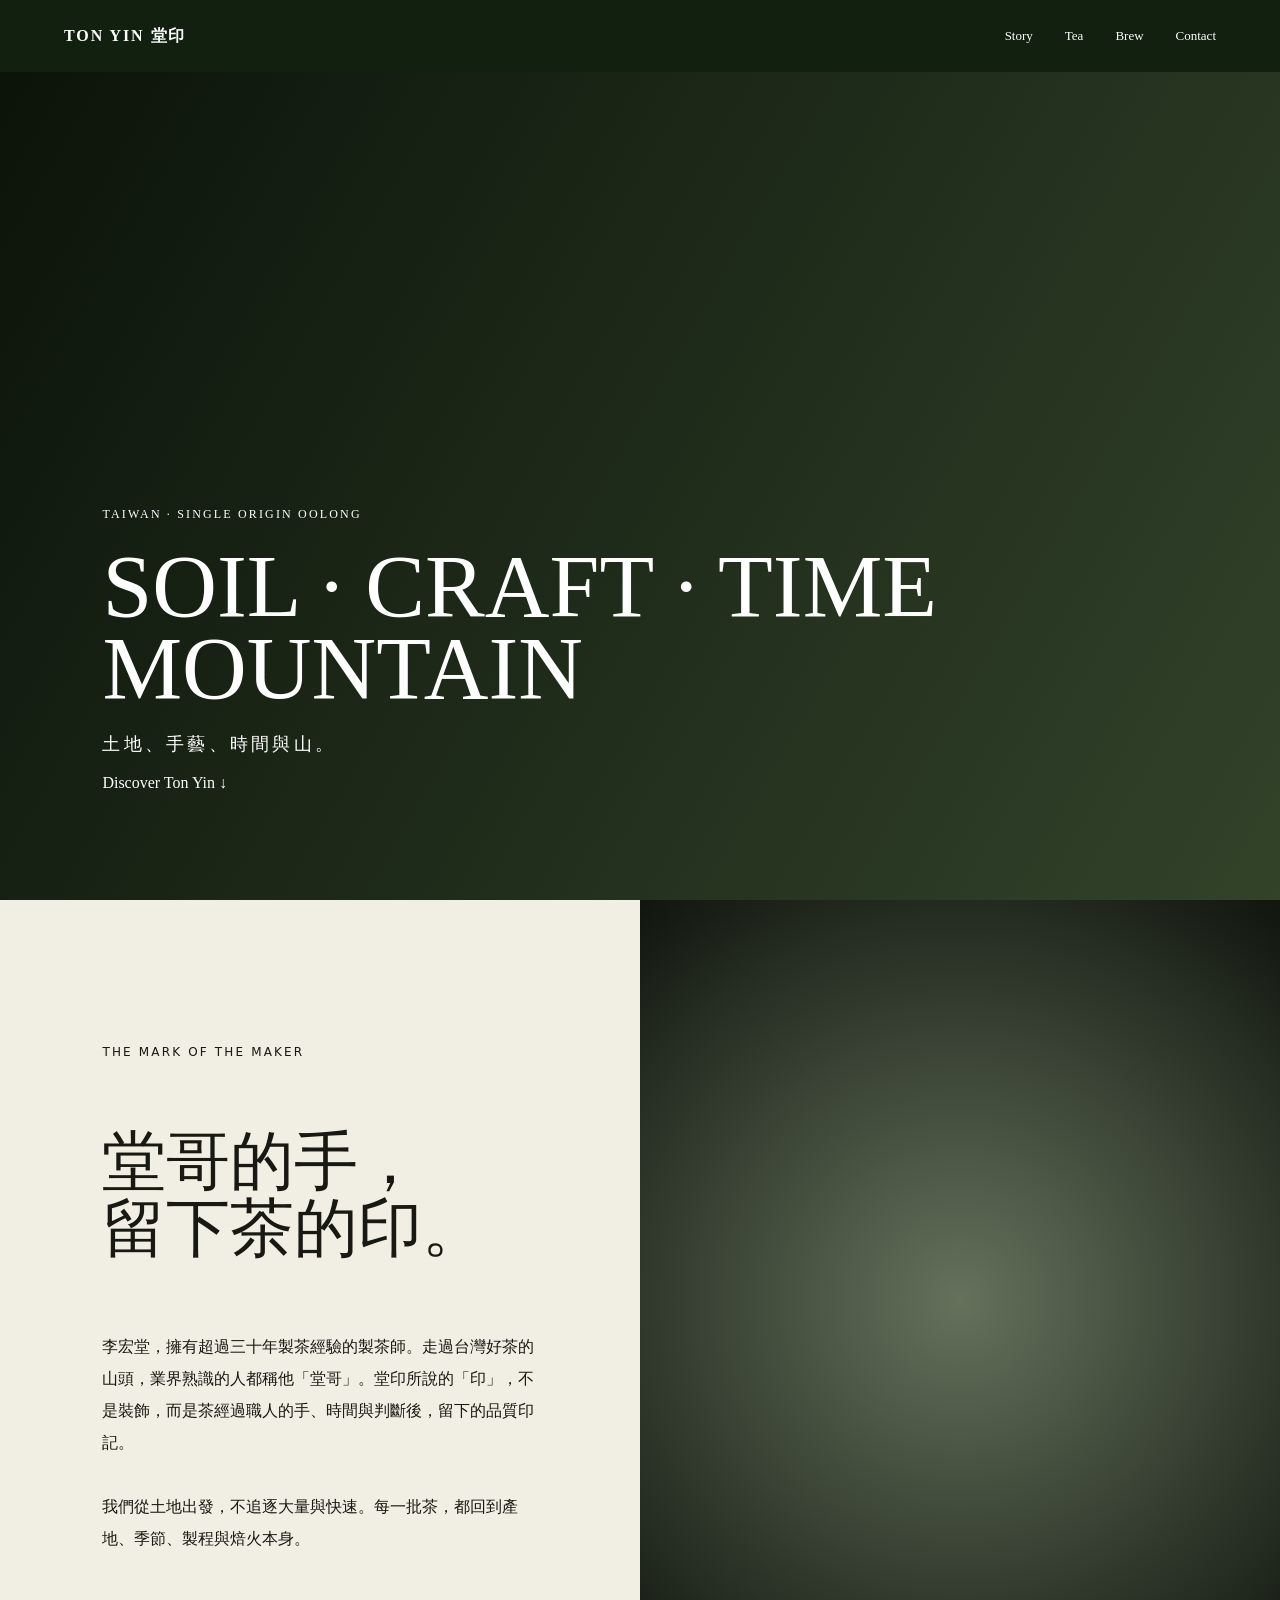
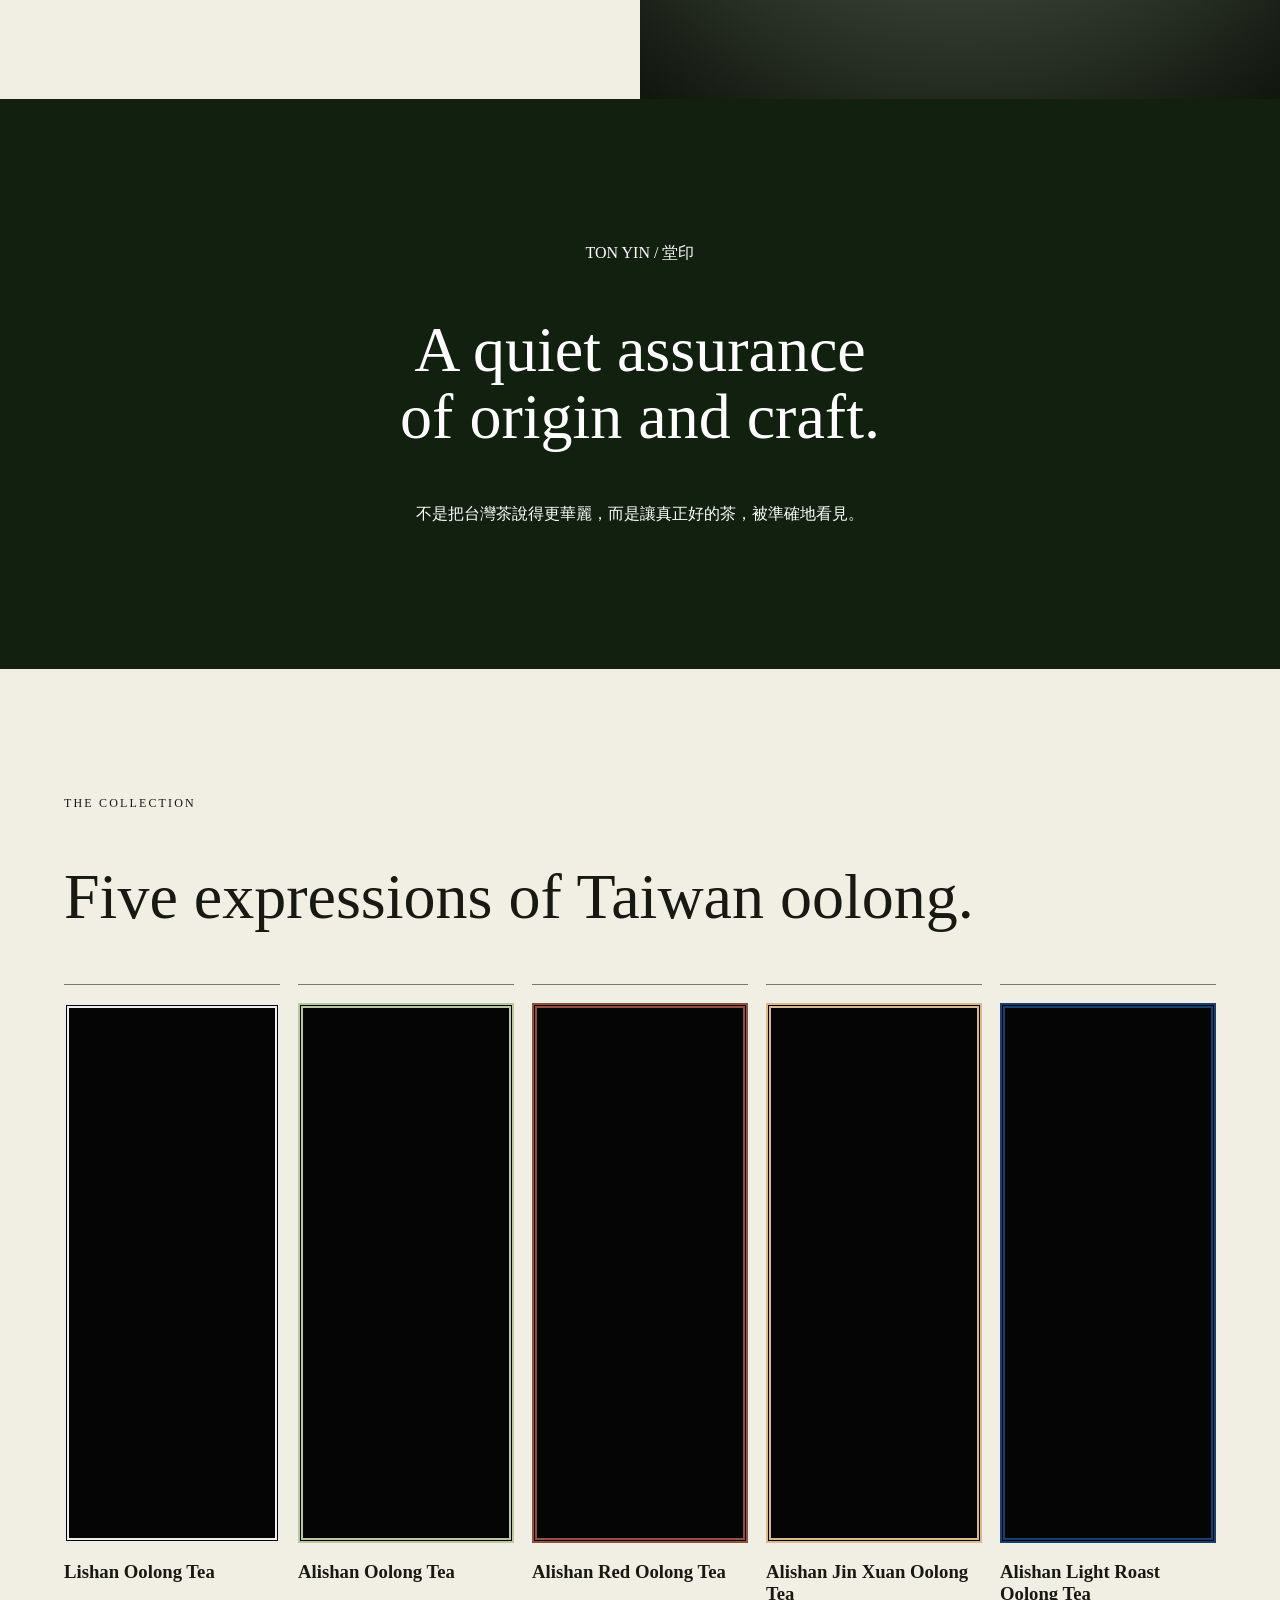
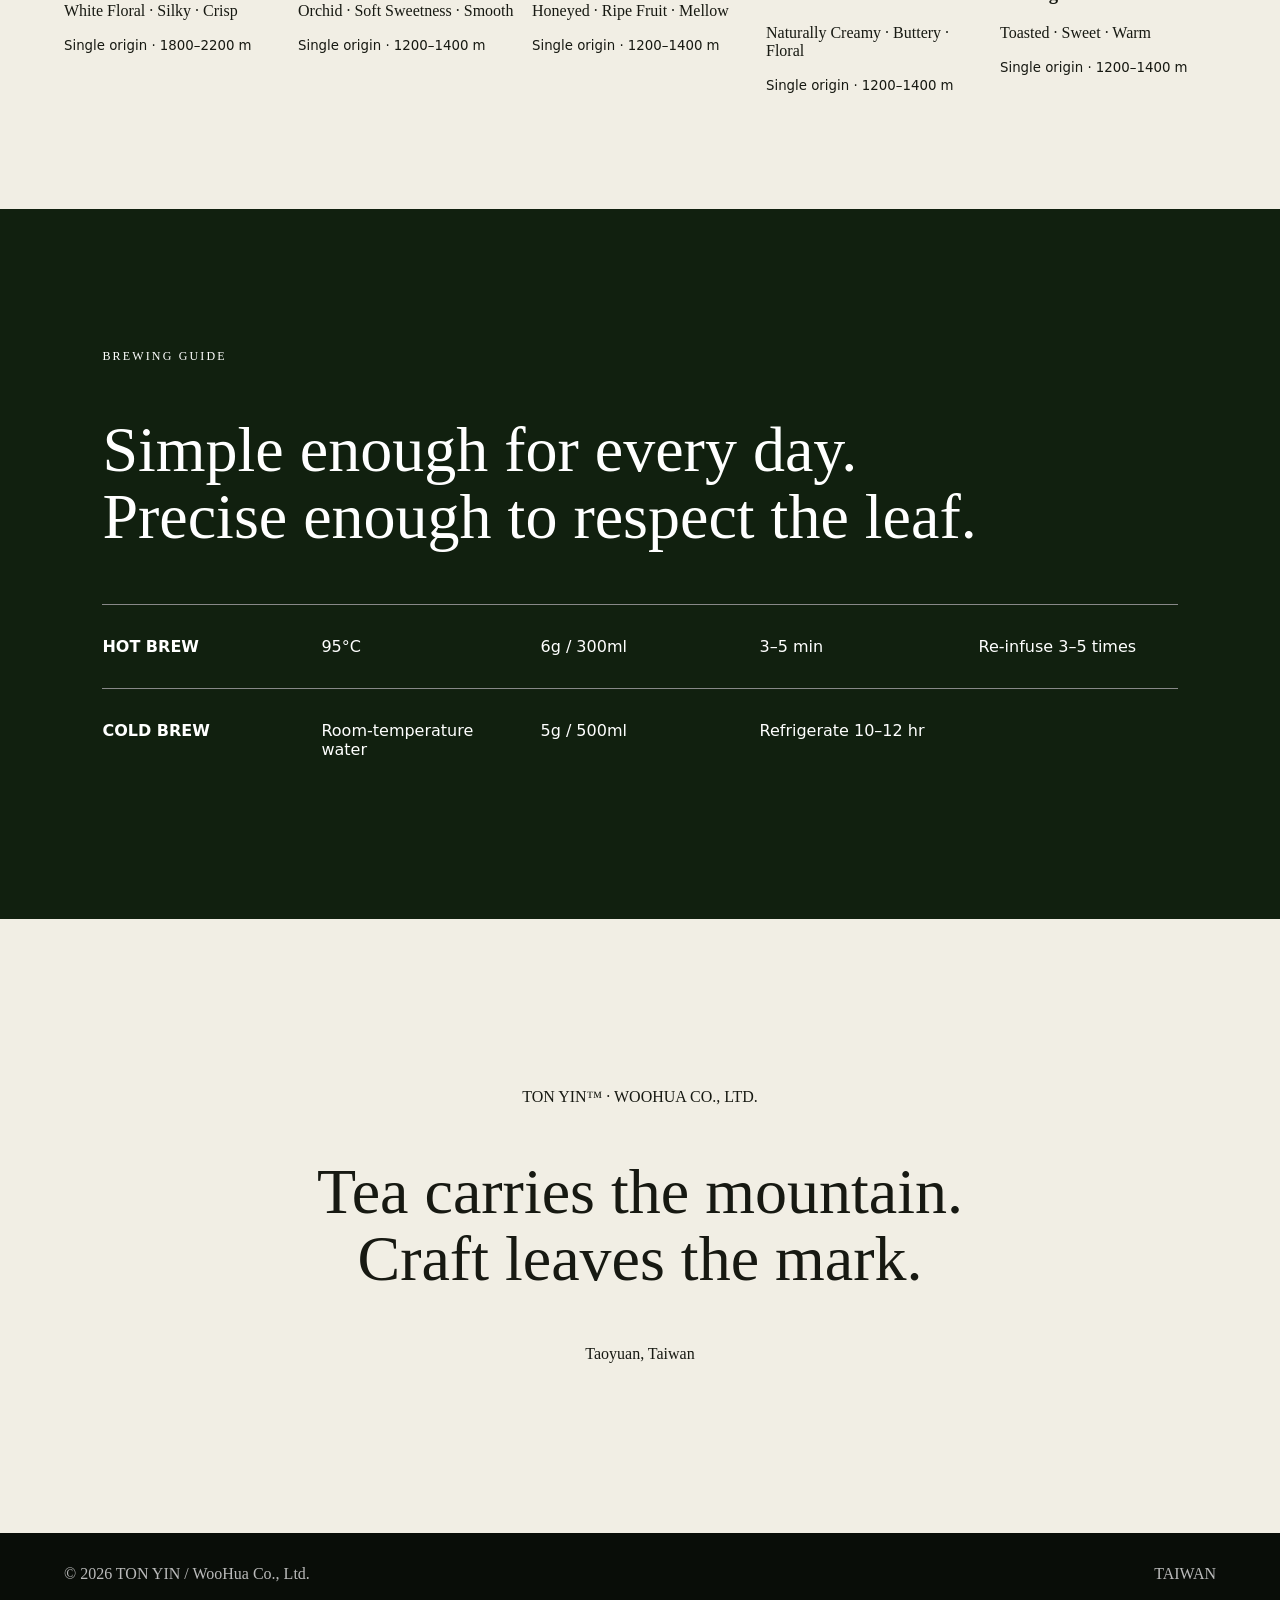
<file: index.html>
<!doctype html><html lang="zh-Hant"><head><meta charset="utf-8"><meta name="viewport" content="width=device-width,initial-scale=1"><title>TON YIN 堂印｜Taiwan Oolong Tea</title><meta name="description" content="TON YIN 堂印，來自台灣山頭與三十餘年製茶工藝。Soil · Craft · Time · Mountain."><link rel="stylesheet" href="styles.css"></head><body><header><a class="brand" href="#top">TON YIN <span>堂印</span></a><nav><a href="#story">Story</a><a href="#collection">Tea</a><a href="#brew">Brew</a><a href="#contact">Contact</a></nav></header><main id="top"><section class="hero"><div class="hero-copy"><p>TAIWAN · SINGLE ORIGIN OOLONG</p><h1>SOIL · CRAFT · TIME<br>MOUNTAIN</h1><p class="zh">土地、手藝、時間與山。</p><a href="#story">Discover Ton Yin ↓</a></div></section><section id="story" class="story"><div><p class="eyebrow">THE MARK OF THE MAKER</p><h2>堂哥的手，<br>留下茶的印。</h2><p>李宏堂，擁有超過三十年製茶經驗的製茶師。走過台灣好茶的山頭，業界熟識的人都稱他「堂哥」。堂印所說的「印」，不是裝飾，而是茶經過職人的手、時間與判斷後，留下的品質印記。</p><p>我們從土地出發，不追逐大量與快速。每一批茶，都回到產地、季節、製程與焙火本身。</p></div><div class="craft-image"></div></section><section class="manifesto"><p>TON YIN / 堂印</p><h2>A quiet assurance<br>of origin and craft.</h2><p>不是把台灣茶說得更華麗，而是讓真正好的茶，被準確地看見。</p></section><section id="collection" class="collection"><p class="eyebrow">THE COLLECTION</p><h2>Five expressions of Taiwan oolong.</h2><div class="grid"><article><i></i><h3>Lishan Oolong Tea</h3><p>White Floral · Silky · Crisp</p><small>Single origin · 1800–2200 m</small></article><article><i></i><h3>Alishan Oolong Tea</h3><p>Orchid · Soft Sweetness · Smooth</p><small>Single origin · 1200–1400 m</small></article><article><i></i><h3>Alishan Red Oolong Tea</h3><p>Honeyed · Ripe Fruit · Mellow</p><small>Single origin · 1200–1400 m</small></article><article><i></i><h3>Alishan Jin Xuan Oolong Tea</h3><p>Naturally Creamy · Buttery · Floral</p><small>Single origin · 1200–1400 m</small></article><article><i></i><h3>Alishan Light Roast Oolong Tea</h3><p>Toasted · Sweet · Warm</p><small>Single origin · 1200–1400 m</small></article></div></section><section id="brew" class="brew"><p class="eyebrow">BREWING GUIDE</p><h2>Simple enough for every day.<br>Precise enough to respect the leaf.</h2><div class="brewgrid"><div><b>HOT BREW</b><span>95°C</span><span>6g / 300ml</span><span>3–5 min</span><span>Re-infuse 3–5 times</span></div><div><b>COLD BREW</b><span>Room-temperature water</span><span>5g / 500ml</span><span>Refrigerate 10–12 hr</span></div></div></section><section id="contact" class="contact"><p>TON YIN™ · WOOHUA CO., LTD.</p><h2>Tea carries the mountain.<br>Craft leaves the mark.</h2><p>Taoyuan, Taiwan</p></section></main><footer><span>© 2026 TON YIN / WooHua Co., Ltd.</span><span>TAIWAN</span></footer></body></html>
</file>
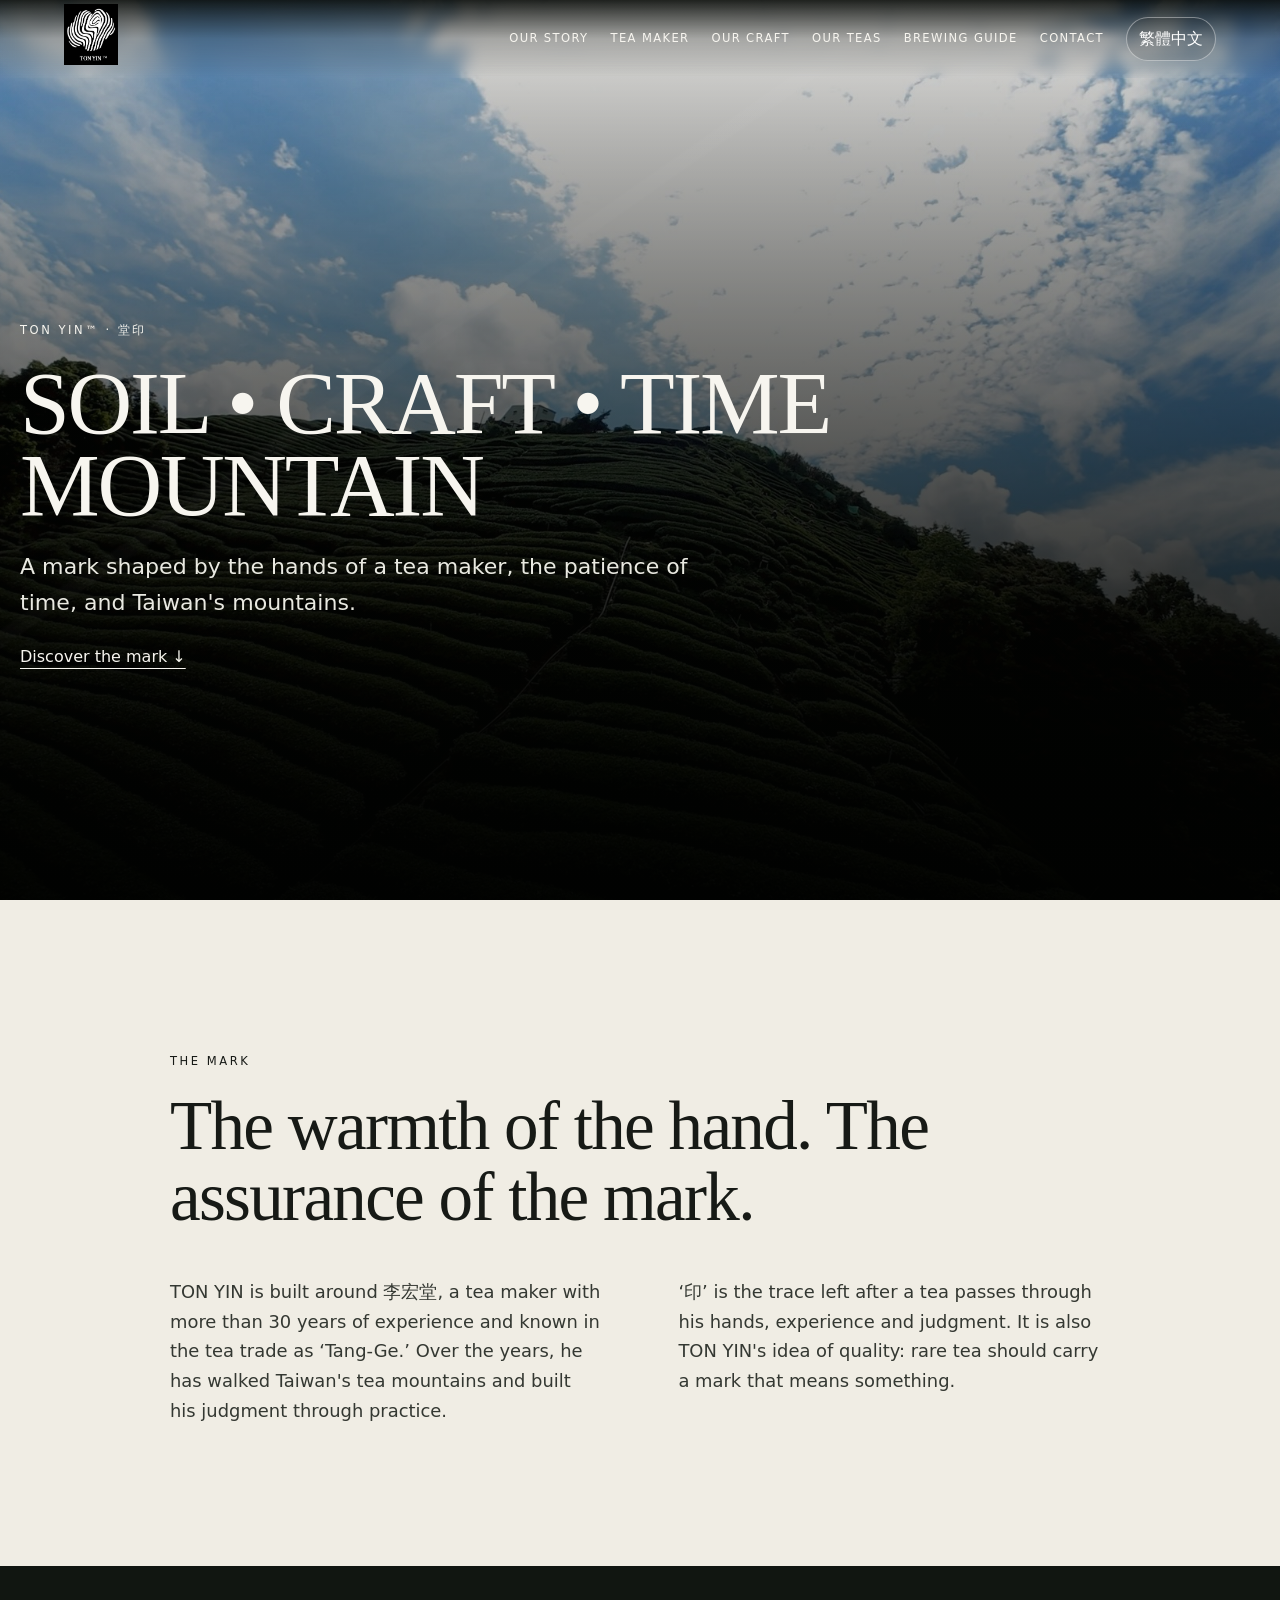
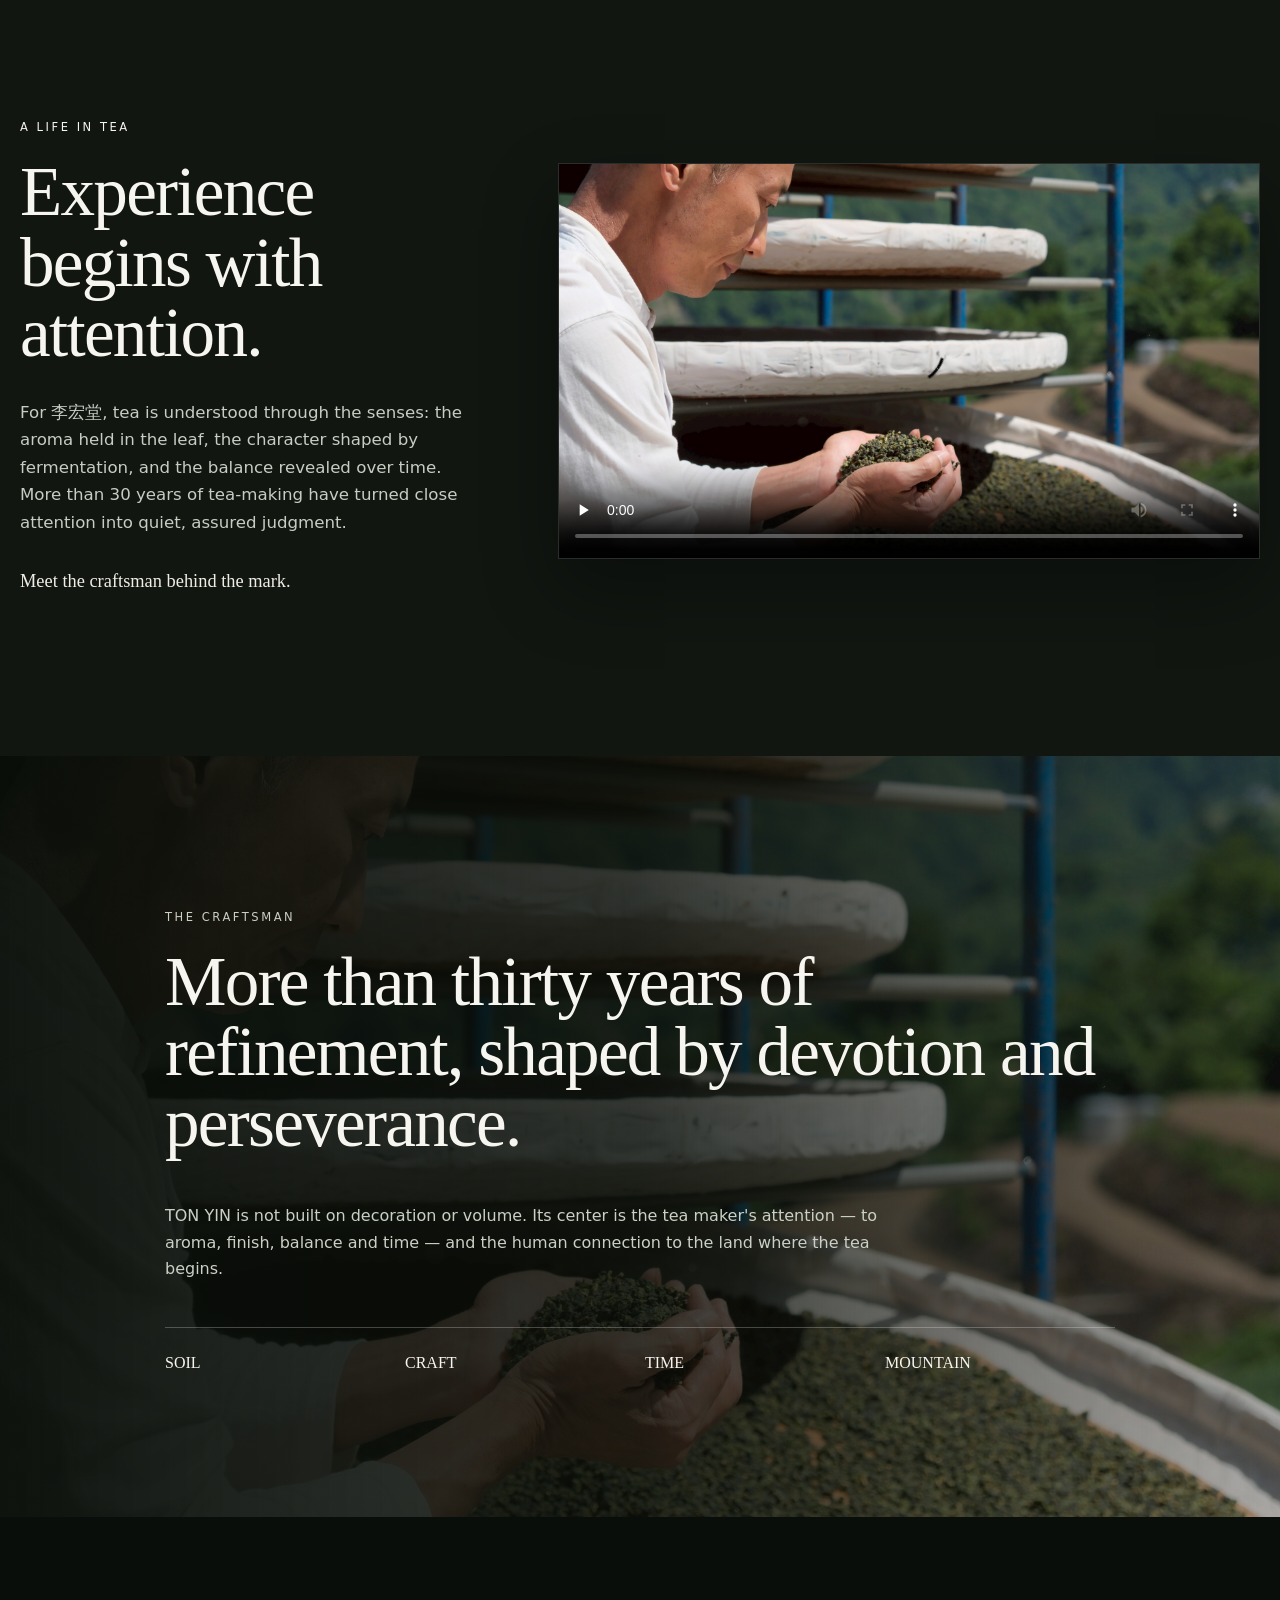
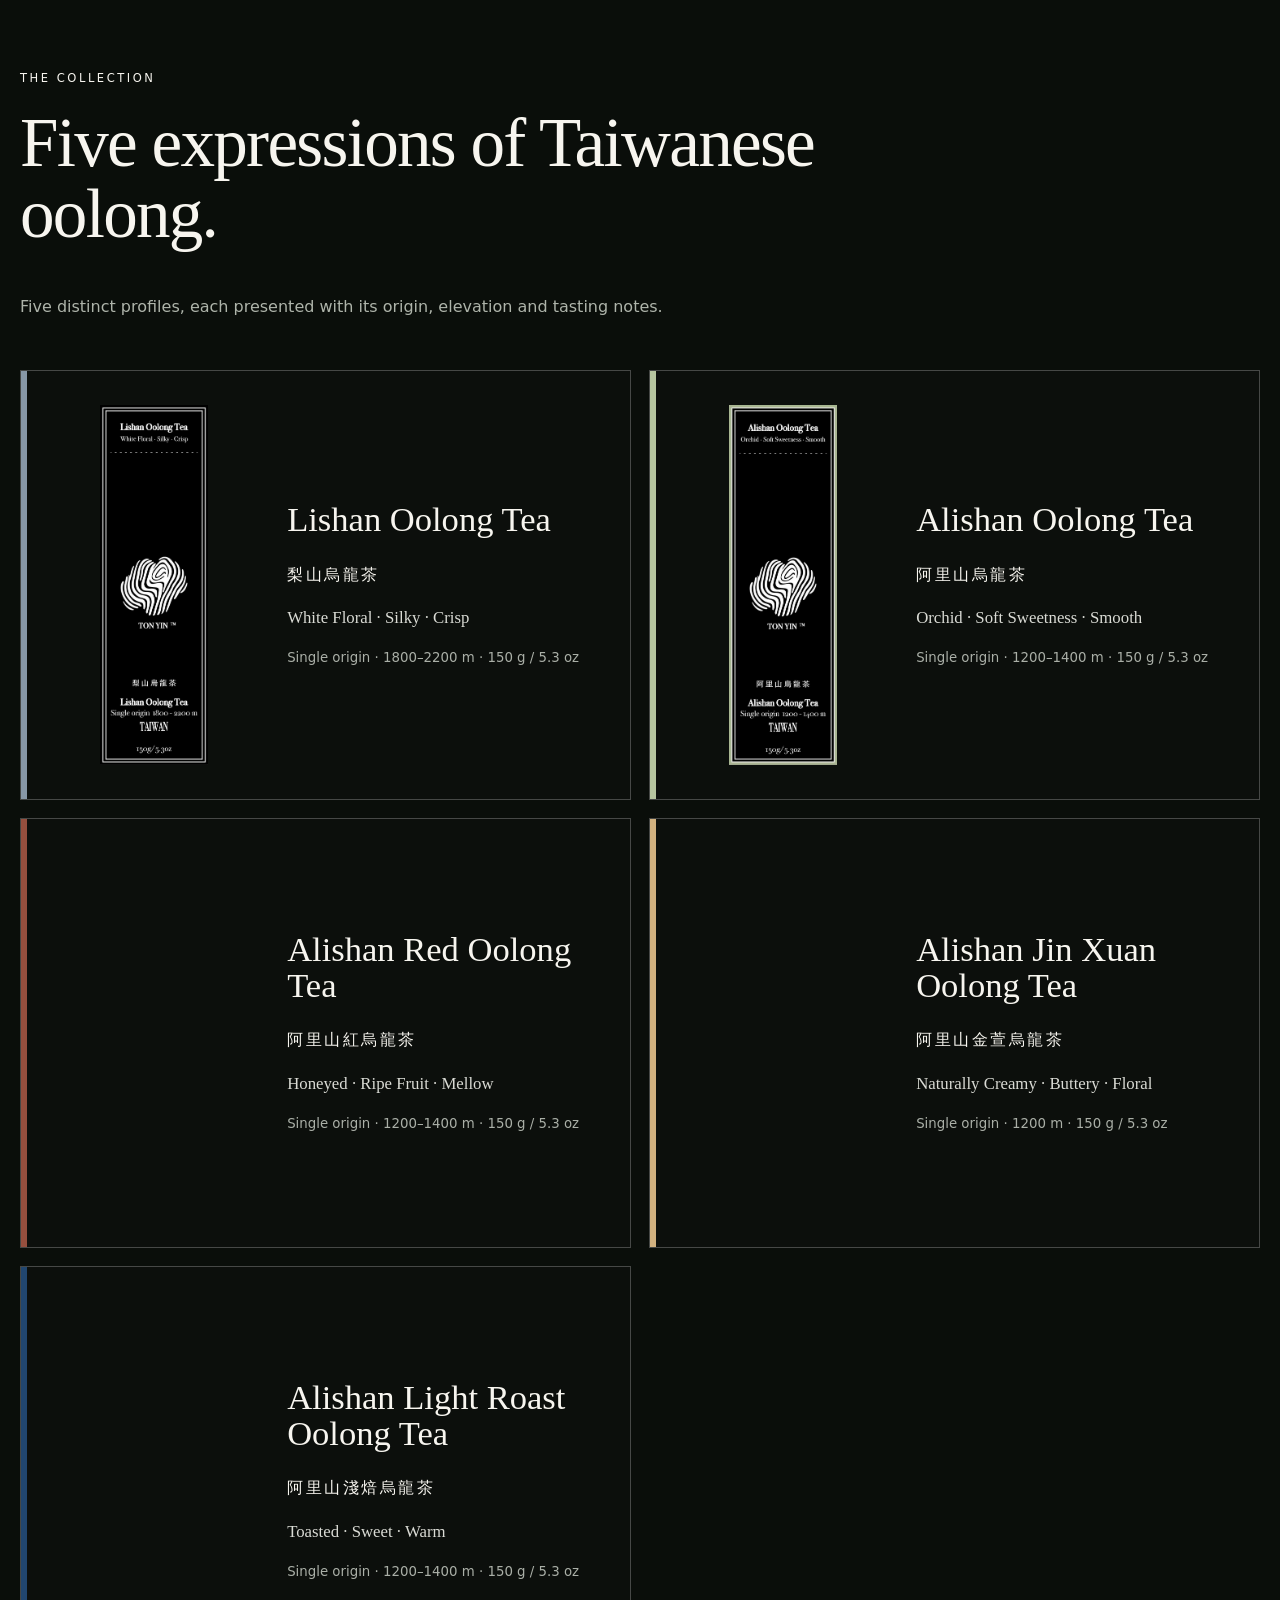
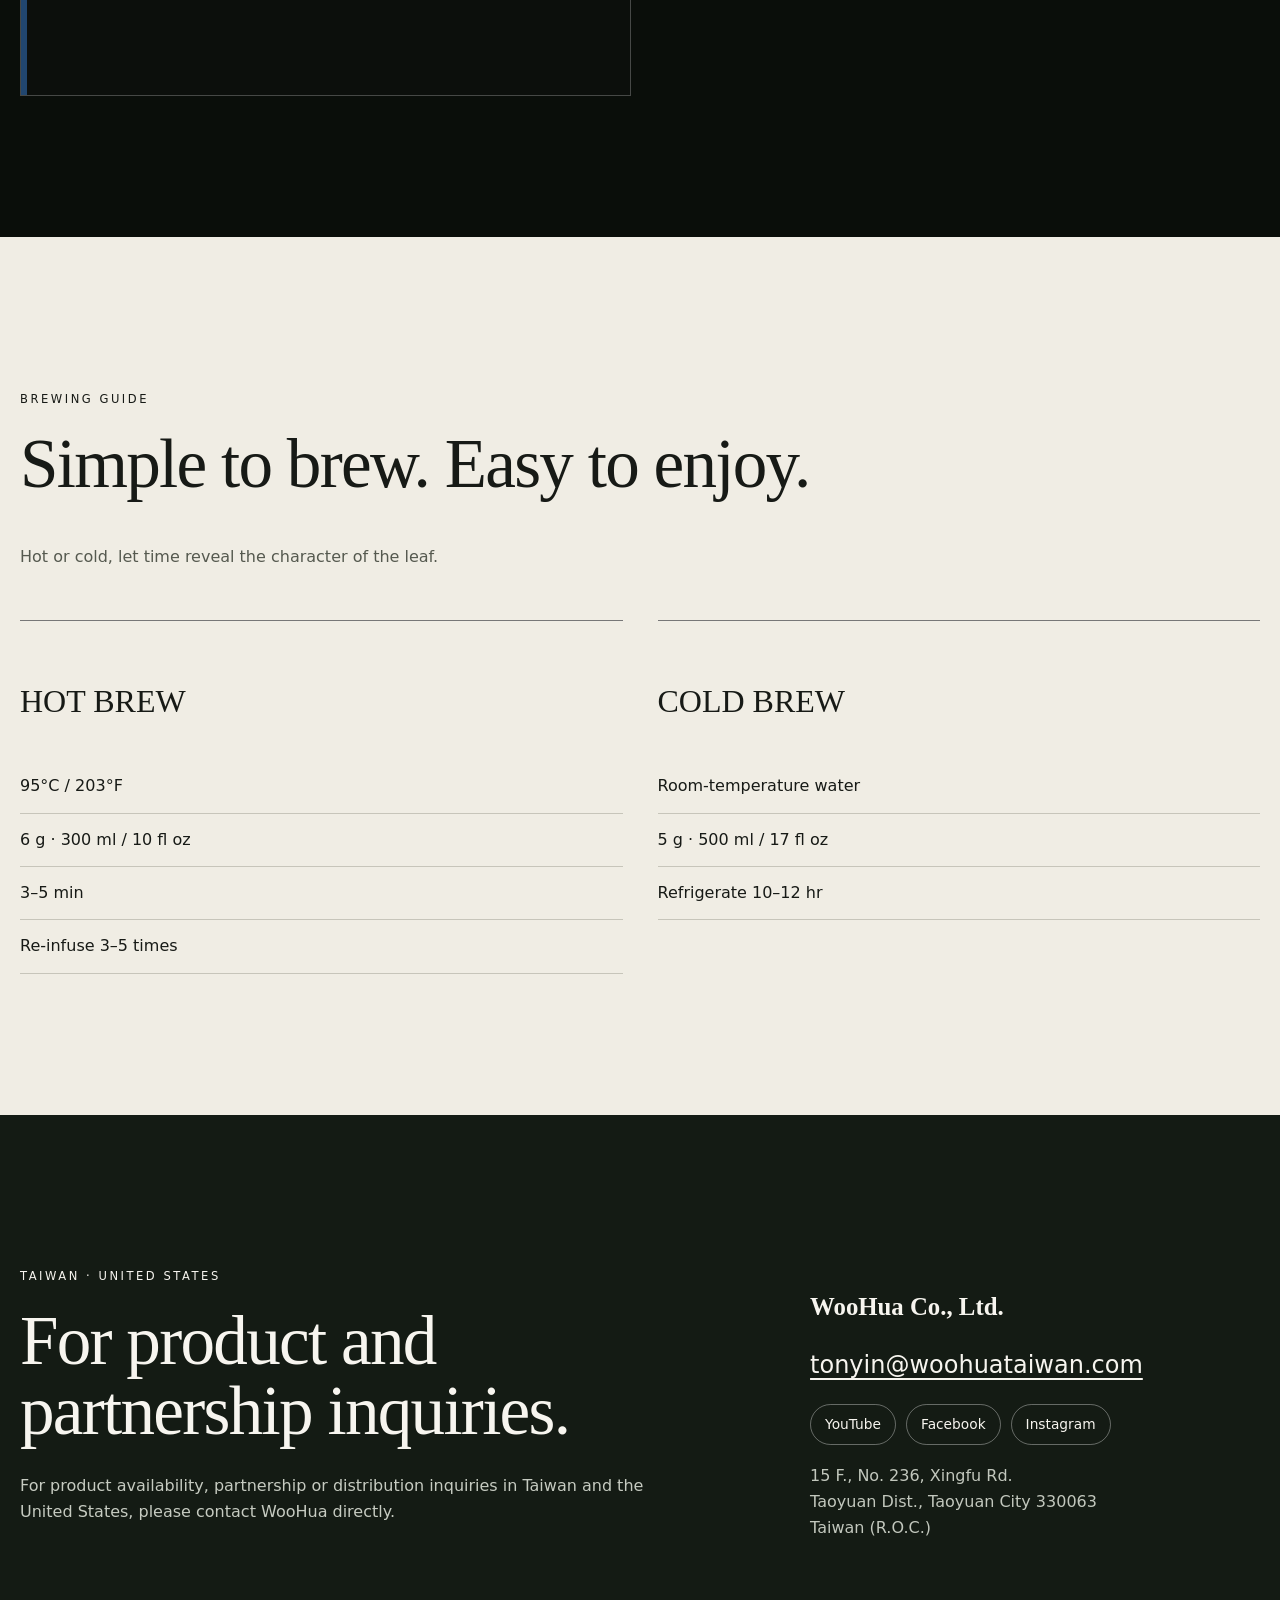
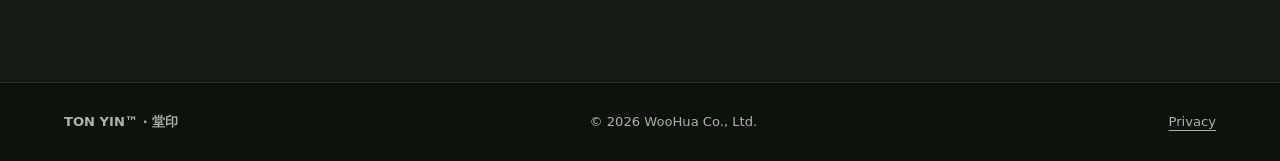
<file: docs/index.html>
<!doctype html>
<html lang="en">
<head>
<meta charset="utf-8"><meta name="viewport" content="width=device-width,initial-scale=1,viewport-fit=cover"><meta name="theme-color" content="#0d120d"><meta name="description" content="TON YIN 堂印 — Taiwanese oolong shaped by soil, craft, time and mountain, with more than 30 years of tea-making experience behind the mark."><meta name="robots" content="index,follow,max-image-preview:large"><meta name="referrer" content="strict-origin-when-cross-origin"><meta http-equiv="Content-Security-Policy" content="default-src 'self'; img-src 'self' data:; style-src 'self'; script-src 'self'; connect-src 'self'; object-src 'none'; frame-src 'none'; form-action 'none'; base-uri 'self'; upgrade-insecure-requests"><link rel="canonical" href="https://woohuataiwan.com/"><link rel="icon" href="/favicon.ico" sizes="16x16 32x32 48x48 64x64 128x128 256x256"><link rel="icon" href="/favicon.svg?v=20261008" type="image/svg+xml" sizes="any"><link rel="icon" href="/favicon.png" type="image/png" sizes="512x512"><link rel="apple-touch-icon" href="/apple-touch-icon.png" sizes="180x180"><link rel="preload" as="image" href="assets/material-01.jpg" fetchpriority="high"><meta property="og:type" content="website"><meta property="og:site_name" content="TON YIN 堂印"><meta property="og:title" content="TON YIN | Taiwanese Oolong Tea・堂印台灣烏龍茶"><meta property="og:description" content="Taiwanese oolong shaped by soil, craft, time and mountain."><meta property="og:url" content="https://woohuataiwan.com/"><meta property="og:image" content="https://woohuataiwan.com/assets/material-01.jpg"><meta property="og:image:alt" content="TON YIN Taiwanese oolong tea"><meta name="twitter:card" content="summary_large_image"><title data-en="TON YIN | Taiwanese Oolong Tea・堂印台灣烏龍茶" data-zh="TON YIN | Taiwanese Oolong Tea・堂印台灣烏龍茶">TON YIN | Taiwanese Oolong Tea・堂印台灣烏龍茶</title><link rel="stylesheet" href="styles.css">
</head>
<body>
<a class="skip-link" href="#main" data-en="Skip to content" data-zh="跳至主要內容">Skip to content</a>
<header><a class="brand" href="#top" aria-label="TON YIN — Home"><img src="tonyin-logo.svg" width="54" height="61" alt="TON YIN™ fingerprint logo"></a><button class="menu" type="button" aria-expanded="false" data-en="Menu" data-zh="選單">Menu</button><nav><a href="#mark" data-en="Our Story" data-zh="堂印">Our Story</a><a href="#portrait" data-en="Tea Maker" data-zh="人物">Tea Maker</a><a href="#craft" data-en="Our Craft" data-zh="職人">Our Craft</a><a href="#collection" data-en="Our Teas" data-zh="茶品系列">Our Teas</a><a href="#brew" data-en="Brewing Guide" data-zh="沖泡指南">Brewing Guide</a><a href="#contact" data-en="Contact" data-zh="聯絡我們">Contact</a><button class="lang" type="button">繁體中文</button></nav></header>
<main id="main">
<section class="hero" id="top"><div class="shade"></div><div class="shell hero-copy"><p class="eyebrow">TON YIN™ · 堂印</p><h1 lang="en">SOIL • CRAFT • TIME<br>MOUNTAIN</h1><p data-en="A mark shaped by the hands of a tea maker, the patience of time, and Taiwan's mountains." data-zh="一枚由製茶師的手、時間的耐心與台灣山林共同留下的印。">A mark shaped by the hands of a tea maker, the patience of time, and Taiwan's mountains.</p><a href="#mark" data-en="Discover the mark ↓" data-zh="認識堂印 ↓">Discover the mark ↓</a></div></section>
<section class="mark cream" id="mark"><div class="shell narrow"><p class="eyebrow" data-en="THE MARK" data-zh="堂印">THE MARK</p><h2 data-en="The warmth of the hand. The assurance of the mark." data-zh="手有溫度，印有分量。">The warmth of the hand. The assurance of the mark.</h2><div class="cols"><p data-en="TON YIN is built around 李宏堂, a tea maker with more than 30 years of experience and known in the tea trade as ‘Tang-Ge.’ Over the years, he has walked Taiwan's tea mountains and built his judgment through practice." data-zh="堂印，以製茶師李宏堂為核心。超過三十年的製茶經驗，業界熟識的人都叫他『堂哥』。多年走過台灣好茶的山頭，經驗不是口號，而是一批一批茶累積下來的判斷。">TON YIN is built around 李宏堂, a tea maker with more than 30 years of experience and known in the tea trade as ‘Tang-Ge.’ Over the years, he has walked Taiwan's tea mountains and built his judgment through practice.</p><p data-en="‘印’ is the trace left after a tea passes through his hands, experience and judgment. It is also TON YIN's idea of quality: rare tea should carry a mark that means something." data-zh="『印』，是茶經過堂哥的手溫、經驗與判斷後留下的記號；也代表堂印對品質的把關。稀有而高品質的茶，才值得留下這一印。">‘印’ is the trace left after a tea passes through his hands, experience and judgment. It is also TON YIN's idea of quality: rare tea should carry a mark that means something.</p></div></div></section>
<section class="portrait dark" id="portrait"><div class="shell portraitgrid"><div class="portrait-copy"><p class="eyebrow" data-en="A LIFE IN TEA" data-zh="一生茶事">A LIFE IN TEA</p><h2 data-en="Experience begins with attention." data-zh="經驗，始於專注感受。">Experience begins with attention.</h2><p data-en="For 李宏堂, tea is understood through the senses: the aroma held in the leaf, the character shaped by fermentation, and the balance revealed over time. More than 30 years of tea-making have turned close attention into quiet, assured judgment." data-zh="對李宏堂而言，理解一款茶，始於感官：茶葉蘊藏的香氣、發酵形成的性格，以及時間展開後的平衡。超過三十年的製茶經驗，讓一次次專注感受，沉澱成安靜而篤定的判斷。">For Li Hung-Tang, tea is understood through the senses: the aroma held in the leaf, the character shaped by fermentation, and the balance revealed over time. More than 30 years of tea-making have turned close attention into quiet, assured judgment.</p><p class="portrait-note" data-en="Meet the craftsman behind the mark." data-zh="看見「堂印」背後的職人。">Meet the craftsman behind the mark.</p></div><div class="film"><video controls playsinline preload="none" poster="assets/material-15.jpg" aria-label="Li Hung-Tang introduces his sensory approach to tea"><source src="assets/video_627131709850386536-RgNrlBCM.MP4" type="video/mp4"><span data-en="Your browser does not support embedded video." data-zh="你的瀏覽器不支援內嵌影片。">Your browser does not support embedded video.</span></video></div></div></section>
<section class="craft dark" id="craft"><div class="shell"><p class="eyebrow" data-en="THE CRAFTSMAN" data-zh="職人">THE CRAFTSMAN</p><h2 data-en="More than thirty years of refinement, shaped by devotion and perseverance." data-zh="三十多年的淬煉，是一份情感和堅持。">More than thirty years of refinement, shaped by devotion and perseverance.</h2><p data-en="TON YIN is not built on decoration or volume. Its center is the tea maker's attention — to aroma, finish, balance and time — and the human connection to the land where the tea begins." data-zh="堂印的核心，不是裝飾，也不是追求大量，而是職人對香氣、收斂、平衡與時間的專注，以及人與土地之間長久累積的情感。">TON YIN is not built on decoration or volume. Its center is the tea maker's attention — to aroma, finish, balance and time — and the human connection to the land where the tea begins.</p><div class="values"><span data-en="SOIL" data-zh="土地">SOIL</span><span data-en="CRAFT" data-zh="工藝">CRAFT</span><span data-en="TIME" data-zh="時間">TIME</span><span data-en="MOUNTAIN" data-zh="山林">MOUNTAIN</span></div></div></section>
<section class="collection dark" id="collection"><div class="shell"><p class="eyebrow" data-en="THE COLLECTION" data-zh="茶品系列">THE COLLECTION</p><h2 data-en="Five expressions of Taiwanese oolong." data-zh="五款台灣烏龍，五種風味表情。">Five expressions of Taiwanese oolong.</h2><p class="verified" data-en="Five distinct profiles, each presented with its origin, elevation and tasting notes." data-zh="五款風味各自展開，從產地、海拔到風味，一目了然。">Five distinct profiles, each presented with its origin, elevation and tasting notes.</p><div class="teas">
<article class="c1"><img src="assets/label-01.jpg" alt="TON YIN Lishan Oolong Tea label" loading="lazy"><div class="tea-copy"><h3 data-en="Lishan Oolong Tea" data-zh="梨山烏龍茶">Lishan Oolong Tea</h3><p data-en="梨山烏龍茶" data-zh="Lishan Oolong Tea">梨山烏龍茶</p><b data-en="White Floral · Silky · Crisp" data-zh="白花香 · 絲滑 · 清爽">White Floral · Silky · Crisp</b><small data-en="Single origin · 1800–2200 m · 150 g / 5.3 oz" data-zh="單一產區 · 海拔 1800–2200 公尺 · 150 公克">Single origin · 1800–2200 m · 150 g / 5.3 oz</small></div></article>
<article class="c2"><img src="assets/label-02.jpg" alt="TON YIN Alishan Oolong Tea label" loading="lazy"><div class="tea-copy"><h3 data-en="Alishan Oolong Tea" data-zh="阿里山烏龍茶">Alishan Oolong Tea</h3><p data-en="阿里山烏龍茶" data-zh="Alishan Oolong Tea">阿里山烏龍茶</p><b data-en="Orchid · Soft Sweetness · Smooth" data-zh="蘭花香 · 柔和甘甜 · 圓潤">Orchid · Soft Sweetness · Smooth</b><small data-en="Single origin · 1200–1400 m · 150 g / 5.3 oz" data-zh="單一產區 · 海拔 1200–1400 公尺 · 150 公克">Single origin · 1200–1400 m · 150 g / 5.3 oz</small></div></article>
<article class="c3"><img src="assets/label-03.jpg" alt="TON YIN Alishan Red Oolong Tea label" loading="lazy"><div class="tea-copy"><h3 data-en="Alishan Red Oolong Tea" data-zh="阿里山紅烏龍茶">Alishan Red Oolong Tea</h3><p data-en="阿里山紅烏龍茶" data-zh="Alishan Red Oolong Tea">阿里山紅烏龍茶</p><b data-en="Honeyed · Ripe Fruit · Mellow" data-zh="蜜香 · 熟果香 · 醇厚">Honeyed · Ripe Fruit · Mellow</b><small data-en="Single origin · 1200–1400 m · 150 g / 5.3 oz" data-zh="單一產區 · 海拔 1200–1400 公尺 · 150 公克">Single origin · 1200–1400 m · 150 g / 5.3 oz</small></div></article>
<article class="c4"><img src="assets/label-04.jpg" alt="TON YIN Alishan Jin Xuan Oolong Tea label" loading="lazy"><div class="tea-copy"><h3 data-en="Alishan Jin Xuan Oolong Tea" data-zh="阿里山金萱烏龍茶">Alishan Jin Xuan Oolong Tea</h3><p data-en="阿里山金萱烏龍茶" data-zh="Alishan Jin Xuan Oolong Tea">阿里山金萱烏龍茶</p><b data-en="Naturally Creamy · Buttery · Floral" data-zh="天然奶香 · 奶油感 · 花香">Naturally Creamy · Buttery · Floral</b><small data-en="Single origin · 1200 m · 150 g / 5.3 oz" data-zh="單一產區 · 海拔 1200 公尺 · 150 公克">Single origin · 1200 m · 150 g / 5.3 oz</small></div></article>
<article class="c5"><img src="assets/label-05.jpg" alt="TON YIN Alishan Light Roast Oolong Tea label" loading="lazy"><div class="tea-copy"><h3 data-en="Alishan Light Roast Oolong Tea" data-zh="阿里山淺焙烏龍茶">Alishan Light Roast Oolong Tea</h3><p data-en="阿里山淺焙烏龍茶" data-zh="Alishan Light Roast Oolong Tea">阿里山淺焙烏龍茶</p><b data-en="Toasted · Sweet · Warm" data-zh="焙火香 · 甘甜 · 溫潤">Toasted · Sweet · Warm</b><small data-en="Single origin · 1200–1400 m · 150 g / 5.3 oz" data-zh="單一產區 · 海拔 1200–1400 公尺 · 150 公克">Single origin · 1200–1400 m · 150 g / 5.3 oz</small></div></article>
</div></div></section>
<section class="brew cream" id="brew"><div class="shell"><p class="eyebrow" data-en="BREWING GUIDE" data-zh="沖泡建議">BREWING GUIDE</p><h2 data-en="Simple to brew. Easy to enjoy." data-zh="簡單沖泡，讓茶自然展開。">Simple to brew. Easy to enjoy.</h2><p class="verified" data-en="Hot or cold, let time reveal the character of the leaf." data-zh="無論熱泡或冷泡，讓時間慢慢展開茶的風味。">Hot or cold, let time reveal the character of the leaf.</p><div class="brewgrid"><article><h3 data-en="HOT BREW" data-zh="熱泡">HOT BREW</h3><p>95°C / 203°F</p><p data-en="6 g · 300 ml / 10 fl oz" data-zh="茶葉 6 公克 · 水量 300 毫升">6 g · 300 ml / 10 fl oz</p><p data-en="3–5 min" data-zh="浸泡 3–5 分鐘">3–5 min</p><p data-en="Re-infuse 3–5 times" data-zh="可回沖 3–5 次">Re-infuse 3–5 times</p></article><article><h3 data-en="COLD BREW" data-zh="冷泡">COLD BREW</h3><p data-en="Room-temperature water" data-zh="常溫水">Room-temperature water</p><p data-en="5 g · 500 ml / 17 fl oz" data-zh="茶葉 5 公克 · 水量 500 毫升">5 g · 500 ml / 17 fl oz</p><p data-en="Refrigerate 10–12 hr" data-zh="冷藏 10–12 小時">Refrigerate 10–12 hr</p></article></div></div></section>
<section class="contact dark" id="contact"><div class="shell contactgrid"><div><p class="eyebrow" data-en="TAIWAN · UNITED STATES" data-zh="台灣 · 美國">TAIWAN · UNITED STATES</p><h2 data-en="For product and partnership inquiries." data-zh="產品與合作洽詢。">For product and partnership inquiries.</h2><p data-en="For product availability, partnership or distribution inquiries in Taiwan and the United States, please contact WooHua directly." data-zh="如需洽詢台灣與美國地區的產品供應、品牌合作或經銷事宜，請直接聯絡 WooHua。">For product availability, partnership or distribution inquiries in Taiwan and the United States, please contact WooHua directly.</p></div><address><strong>WooHua Co., Ltd.</strong><a href="mailto:tonyin@woohuataiwan.com">tonyin@woohuataiwan.com</a><div class="socials" aria-label="Social media"><a href="https://youtu.be/tu6x__zzUPo?si=w12NoAMZVGgnEeIb" target="_blank" rel="noopener noreferrer">YouTube</a><a href="https://www.facebook.com/share/1DGATy5shz/?mibextid=wwXIfr" target="_blank" rel="noopener noreferrer">Facebook</a><a href="https://www.instagram.com/tonyintaiwantea?utm_source=qr" target="_blank" rel="noopener noreferrer">Instagram</a></div><span>15 F., No. 236, Xingfu Rd.<br>Taoyuan Dist., Taoyuan City 330063<br>Taiwan (R.O.C.)</span></address></div></section>
</main><footer><strong>TON YIN™ · 堂印</strong><span>© 2026 WooHua Co., Ltd.</span><a href="privacy.html" data-en="Privacy" data-zh="隱私權">Privacy</a></footer><script src="script.js?v=20261008" defer></script></body></html>
</file>
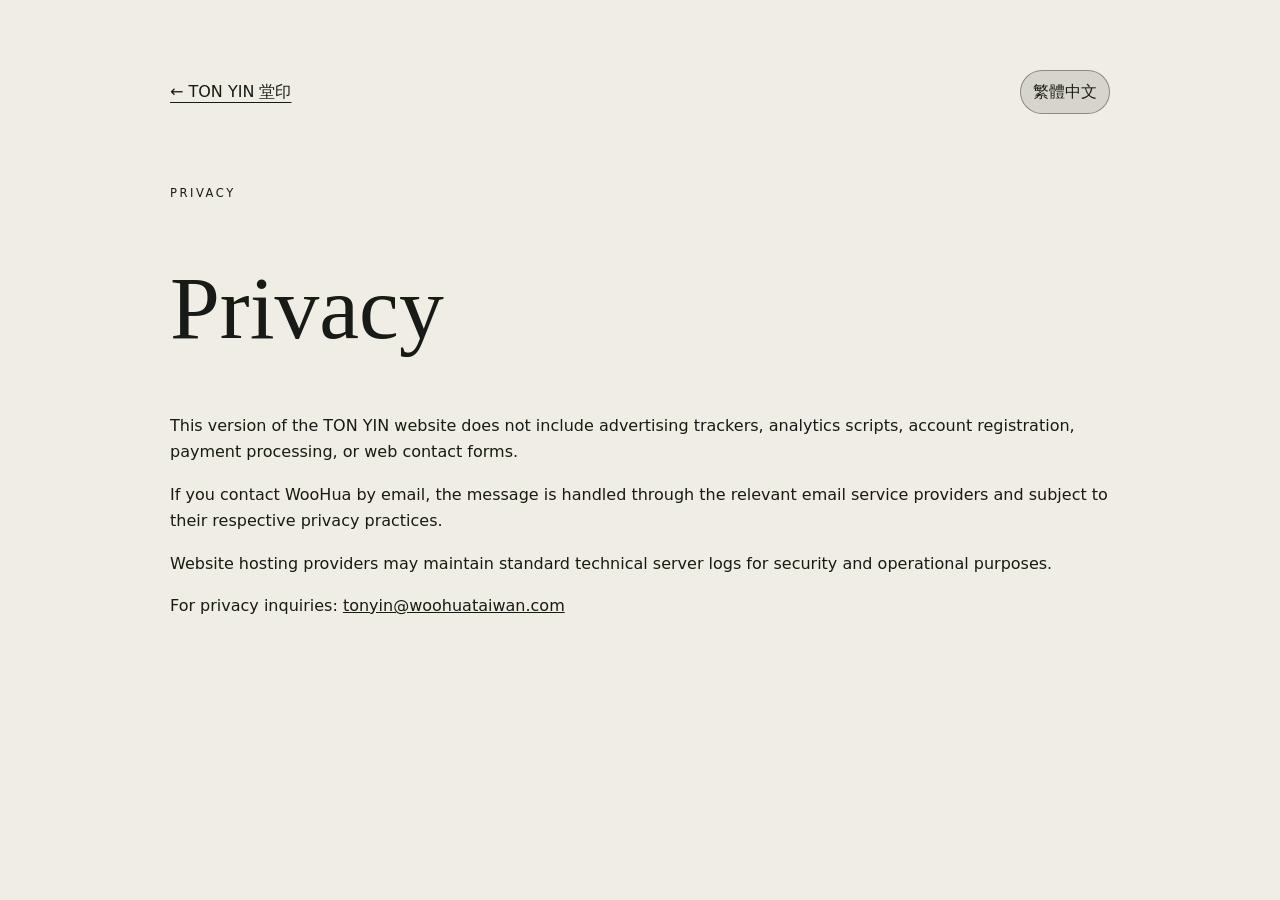
<file: docs/privacy.html>
<!doctype html>
<html lang="en">
<head>
<meta charset="utf-8"><meta name="viewport" content="width=device-width,initial-scale=1"><meta name="robots" content="index,follow"><meta name="referrer" content="strict-origin-when-cross-origin"><link rel="canonical" href="https://woohuataiwan.com/privacy.html"><title data-en="Privacy | TON YIN 堂印" data-zh="隱私權 | TON YIN 堂印">Privacy | TON YIN 堂印</title><link rel="stylesheet" href="styles.css">
</head>
<body>
<main class="cream privacy-page"><div class="shell narrow"><div class="privacy-top"><a href="index.html">← TON YIN 堂印</a><button class="lang" type="button">中</button></div><p class="eyebrow" data-en="PRIVACY" data-zh="隱私權">PRIVACY</p><h1 data-en="Privacy" data-zh="隱私權">Privacy</h1><p data-en="This version of the TON YIN website does not include advertising trackers, analytics scripts, account registration, payment processing, or web contact forms." data-zh="目前的 TON YIN 堂印網站不使用廣告追蹤器或分析程式，也不提供帳號註冊、付款處理或網站聯絡表單。">This version of the TON YIN website does not include advertising trackers, analytics scripts, account registration, payment processing, or web contact forms.</p><p data-en="If you contact WooHua by email, the message is handled through the relevant email service providers and subject to their respective privacy practices." data-zh="若你透過電子郵件聯絡 WooHua，郵件將由相關電子郵件服務提供者處理，並適用其各自的隱私權政策。">If you contact WooHua by email, the message is handled through the relevant email service providers and subject to their respective privacy practices.</p><p data-en="Website hosting providers may maintain standard technical server logs for security and operational purposes." data-zh="網站託管服務提供者可能基於安全及營運需求，保留標準技術伺服器紀錄。">Website hosting providers may maintain standard technical server logs for security and operational purposes.</p><p><span data-en="For privacy inquiries:" data-zh="隱私權相關詢問：">For privacy inquiries:</span> <a href="mailto:tonyin@woohuataiwan.com">tonyin@woohuataiwan.com</a></p></div></main><script src="script.js" defer></script>
</body>
</html>
</file>
<file: styles.css>
*{box-sizing:border-box}html{scroll-behavior:smooth}body{margin:0;background:#f1eee4;color:#171912;font-family:Georgia,serif}header{height:72px;display:flex;align-items:center;justify-content:space-between;padding:0 5vw;position:fixed;top:0;width:100%;z-index:9;background:#11200f;color:white}.brand{font-weight:700;letter-spacing:.12em}a{color:inherit;text-decoration:none}nav{display:flex;gap:2rem;font-size:13px}.hero{height:100vh;min-height:680px;background:linear-gradient(120deg,#0b1209,#32432a);position:relative}.hero-copy{position:absolute;left:8vw;bottom:12vh;color:white}.hero-copy h1{font-size:clamp(44px,7vw,105px);line-height:.92;font-weight:400;margin:.25em 0}.hero-copy p,.eyebrow{letter-spacing:.18em;font-size:12px}.hero-copy .zh{font-size:18px}.story{display:grid;grid-template-columns:1fr 1fr;min-height:720px}.story>div:first-child{padding:10vw 8vw;display:flex;flex-direction:column;justify-content:center}.story h2,.manifesto h2,.collection h2,.brew h2,.contact h2{font-size:clamp(40px,5vw,76px);line-height:1.04;font-weight:400}.story p{font-family:system-ui,sans-serif;line-height:2}.craft-image{background:radial-gradient(circle,#64715b,#10150e)}.manifesto,.brew{background:#11200f;color:white;padding:10vw 8vw}.manifesto{text-align:center}.collection{padding:9vw 5vw}.grid{display:grid;grid-template-columns:repeat(5,1fr);gap:18px}.grid article{border-top:1px solid #777;padding-top:18px}.grid i{display:block;width:100%;aspect-ratio:1/2.5;background:#050505;border:5px double #eee}.grid article:nth-child(2) i{border-color:#b9c8a3}.grid article:nth-child(3) i{border-color:#934f3e}.grid article:nth-child(4) i{border-color:#d9b98d}.grid article:nth-child(5) i{border-color:#173f70}.grid small,.story p,.brewgrid{font-family:system-ui,sans-serif}.brewgrid>div{padding:2rem 0;border-top:1px solid #888;display:grid;grid-template-columns:repeat(5,1fr);gap:20px}.contact{text-align:center;padding:12vw 8vw}footer{background:#090d08;color:#bbb;padding:2rem 5vw;display:flex;justify-content:space-between}@media(max-width:800px){nav a{display:none}.story{grid-template-columns:1fr}.craft-image{height:50vh}.grid{grid-template-columns:1fr 1fr}.brewgrid>div{grid-template-columns:1fr}}@media(max-width:520px){.grid{grid-template-columns:1fr}}
</file>
<file: docs/styles.css>
:root{--ink:#0d120d;--ink2:#141b14;--cream:#f0ede4;--paper:#f7f4ec;--text:#171a16;--muted:#66695f;--soft:#c8cabf;--line:#bdbbad;--white:#f7f5ef;--accent:#9cab90}*{box-sizing:border-box}html{scroll-behavior:smooth;background:var(--ink)}body{margin:0;background:var(--ink);color:var(--white);font-family:system-ui,-apple-system,BlinkMacSystemFont,"Segoe UI",sans-serif;line-height:1.65;-webkit-font-smoothing:antialiased}a{color:inherit}button{font:inherit}.skip-link{position:fixed;left:12px;top:-70px;z-index:99;background:#fff;color:#111;padding:10px 14px}.skip-link:focus{top:12px}.shell{width:min(calc(100% - 40px),1240px);margin:auto}.narrow{max-width:940px}header{position:fixed;z-index:40;inset:0 0 auto;height:78px;padding:0 5vw;display:flex;align-items:center;justify-content:space-between;background:linear-gradient(180deg,rgba(9,12,9,.9),rgba(9,12,9,.24),transparent);backdrop-filter:blur(7px)}.brand{text-decoration:none;font-family:Georgia,serif;letter-spacing:.14em}.brand span{margin-left:10px;font-size:.74em;opacity:.72}.brand sup{font-size:.42em}nav{display:flex;gap:22px;align-items:center}nav a{font-size:.72rem;letter-spacing:.12em;text-transform:uppercase;text-decoration:none}.lang,.menu{border:1px solid rgba(255,255,255,.4);background:rgba(0,0,0,.1);color:#fff;border-radius:999px;padding:8px 12px}.menu{display:none}.hero{min-height:100svh;display:flex;align-items:flex-end;position:relative;overflow:hidden;background-image:linear-gradient(180deg,rgba(4,8,4,.08),rgba(4,8,4,.84)),url("assets/material-01.jpg");background-size:cover;background-position:center}.hero:before{content:"";position:absolute;inset:0;background:linear-gradient(145deg,transparent 0 35%,rgba(255,255,255,.035) 35.2% 36%,transparent 36.2% 100%)}.shade{position:absolute;inset:0;background:linear-gradient(180deg,rgba(0,0,0,.02),rgba(0,0,0,.73))}.hero-copy{position:relative;padding:170px 0 90px}.eyebrow{font-size:.72rem;letter-spacing:.22em;text-transform:uppercase}.hero h1,.mark h2,.portrait h2,.craft h2,.collection h2,.brew h2,.contact h2{font-family:Georgia,"Times New Roman",serif;font-weight:400;letter-spacing:-.025em}.hero h1{font-size:clamp(2.8rem,7vw,7.2rem);line-height:.92;max-width:1080px;margin:.24em 0}.hero-copy>p:last-of-type{max-width:720px;font-size:clamp(1.05rem,2vw,1.38rem);color:#e9e9e1}.hero-copy>a{text-underline-offset:6px}.cream{background:var(--cream);color:var(--text)}.dark{background:var(--ink2);color:var(--white)}.mark,.portrait,.craft,.collection,.brew,.contact{padding:clamp(90px,11vw,150px) 0}.mark h2,.portrait h2,.craft h2,.collection h2,.brew h2,.contact h2{font-size:clamp(2.7rem,5.4vw,5.7rem);line-height:1.02;margin:20px 0 45px}.cols{display:grid;grid-template-columns:1fr 1fr;gap:clamp(30px,6vw,90px);font-size:clamp(1.02rem,1.4vw,1.22rem)}.cols p{margin:0;color:#343832}.craft{position:relative;background-image:linear-gradient(90deg,rgba(9,14,9,.96) 0%,rgba(9,14,9,.82) 50%,rgba(9,14,9,.28) 100%),url("assets/material-15.jpg");background-size:cover;background-position:center}.craft .shell{max-width:950px;position:relative}.craft>div>p{max-width:760px;color:#cbd0c5}.values{display:grid;grid-template-columns:repeat(4,1fr);gap:10px;margin-top:44px;border-top:1px solid rgba(255,255,255,.24);padding-top:22px;font-family:Georgia,serif}.collection{background:#0a0e0a}.collection h2{max-width:900px}.verified{max-width:660px;color:#aeb4aa}.cream .verified{color:#55594f}.teas{display:grid;grid-template-columns:repeat(2,1fr);gap:18px;margin-top:50px}.teas article{min-height:390px;border:1px solid rgba(255,255,255,.24);padding:34px;display:flex;flex-direction:column;justify-content:flex-end;position:relative;overflow:hidden;background-size:cover;background-position:center}.teas article:after{content:"";position:absolute;inset:0;background:linear-gradient(180deg,rgba(0,0,0,.04) 15%,rgba(0,0,0,.92) 88%)}.teas article>*{position:relative;z-index:2}.teas article:before{content:"";position:absolute;z-index:3;left:0;top:0;bottom:0;width:6px;background:var(--edge,#999)}.teas h3{font-family:Georgia,serif;font-size:clamp(2rem,3.5vw,3.8rem);line-height:1.03;font-weight:400;margin:0 0 8px}.teas p{letter-spacing:.16em}.teas b{font-family:Georgia,serif;font-weight:400;font-size:1.05rem;color:#dadbd5}.teas small{margin-top:15px;color:#aaafa7}.c1{--edge:#8797a6;background-image:url("assets/label-01.jpg")}.c2{--edge:#b6c59f;background-image:url("assets/label-02.jpg")}.c3{--edge:#954f3e;background-image:url("assets/label-03.jpg")}.c4{--edge:#d1b17f;background-image:url("assets/label-04.jpg")}.c5{--edge:#21466f;background-image:url("assets/label-05.jpg")}.brew h2{max-width:850px}.brewgrid{display:grid;grid-template-columns:1fr 1fr;gap:35px;margin-top:50px}.brewgrid article{border-top:1px solid #777;padding-top:22px}.brewgrid h3{font-family:Georgia,serif;font-weight:400;font-size:2rem}.brewgrid p{border-bottom:1px solid #c7c5ba;padding:13px 0;margin:0}.contactgrid{display:grid;grid-template-columns:1.2fr .8fr;gap:clamp(50px,9vw,130px)}.contact h2{margin-bottom:26px}.contactgrid>div>p:last-child{max-width:700px;color:#c6cbc1}.contact address{font-style:normal;display:flex;flex-direction:column;gap:18px;justify-content:flex-end}.contact address strong{font-family:Georgia,serif;font-size:1.55rem}.contact address a{font-size:clamp(1.1rem,2vw,1.5rem);word-break:break-word;text-underline-offset:5px}.socials{display:flex;flex-wrap:wrap;gap:10px}.contact address .socials a{border:1px solid rgba(255,255,255,.35);border-radius:999px;padding:8px 14px;font-size:.86rem;text-decoration:none;transition:background .2s,color .2s}.contact address .socials a:hover,.contact address .socials a:focus-visible{background:#f0ede4;color:#171a16}.contact address span{color:#c2c7bd}footer{display:flex;gap:24px;justify-content:space-between;align-items:center;padding:28px 5vw;border-top:1px solid rgba(255,255,255,.14);color:#aeb2a8;font-size:.82rem}footer a{text-underline-offset:4px}@media(max-width:850px){nav{display:none;position:absolute;top:72px;left:20px;right:20px;padding:22px;background:#0a0d0a;border:1px solid rgba(255,255,255,.16);flex-direction:column;align-items:flex-start}.menu{display:block}nav.open{display:flex}.cols,.teas,.brewgrid,.contactgrid{grid-template-columns:1fr}.values{grid-template-columns:1fr 1fr}.hero-copy{padding-bottom:65px}.craft{background-position:62% center}}@media(max-width:520px){.shell{width:min(calc(100% - 36px),1240px)}header{height:70px}.hero{min-height:92svh}.hero h1{font-size:clamp(2.55rem,13vw,4.2rem)}.mark h2,.craft h2,.collection h2,.brew h2,.contact h2{font-size:2.8rem}.teas article{min-height:340px;padding:26px 22px}.values{grid-template-columns:1fr 1fr}footer{align-items:flex-start;flex-direction:column}}@media(prefers-reduced-motion:reduce){html{scroll-behavior:auto}*{animation:none!important;transition:none!important}}.teas article{min-height:430px;display:grid;grid-template-columns:minmax(130px,38%) 1fr;align-items:center;gap:28px;background:#0c0f0c!important;padding:28px}.teas article:after{display:none}.teas article>img{position:relative;z-index:2;display:block;width:100%;height:360px;object-fit:contain}.tea-copy{position:relative;z-index:2;display:flex;flex-direction:column;justify-content:center}.tea-copy h3{font-size:clamp(1.65rem,2.7vw,3rem)}@media(max-width:560px){.teas article{grid-template-columns:1fr;min-height:auto;padding:24px}.teas article>img{height:430px}.tea-copy{padding-top:4px}}.portrait{background:#111611}.portraitgrid{display:grid;grid-template-columns:minmax(0,.78fr) minmax(0,1.22fr);gap:clamp(40px,7vw,100px);align-items:center}.portrait h2{margin-bottom:30px}.portrait-copy>p:not(.eyebrow):not(.portrait-note){color:#c8cdc3;font-size:clamp(1rem,1.3vw,1.18rem)}.portrait-note{margin-top:30px;color:#f0ede4;font-family:Georgia,serif;font-size:1.15rem}.film{background:#080a08;border:1px solid rgba(255,255,255,.14);box-shadow:0 30px 70px rgba(0,0,0,.32)}.film video{display:block;width:100%;height:auto;aspect-ratio:16/9;object-fit:cover}@media(max-width:850px){.portraitgrid{grid-template-columns:1fr}.film{order:-1}}.privacy-page{min-height:100vh;padding:70px 0 100px}.privacy-top{display:flex;align-items:center;justify-content:space-between;margin-bottom:70px}.privacy-top>a{text-underline-offset:5px}.privacy-page h1{font-family:Georgia,serif;font-size:clamp(3rem,7vw,6rem);font-weight:400;line-height:1}.privacy-page .lang{color:#171a16;border-color:rgba(23,26,22,.4)}
</file>
